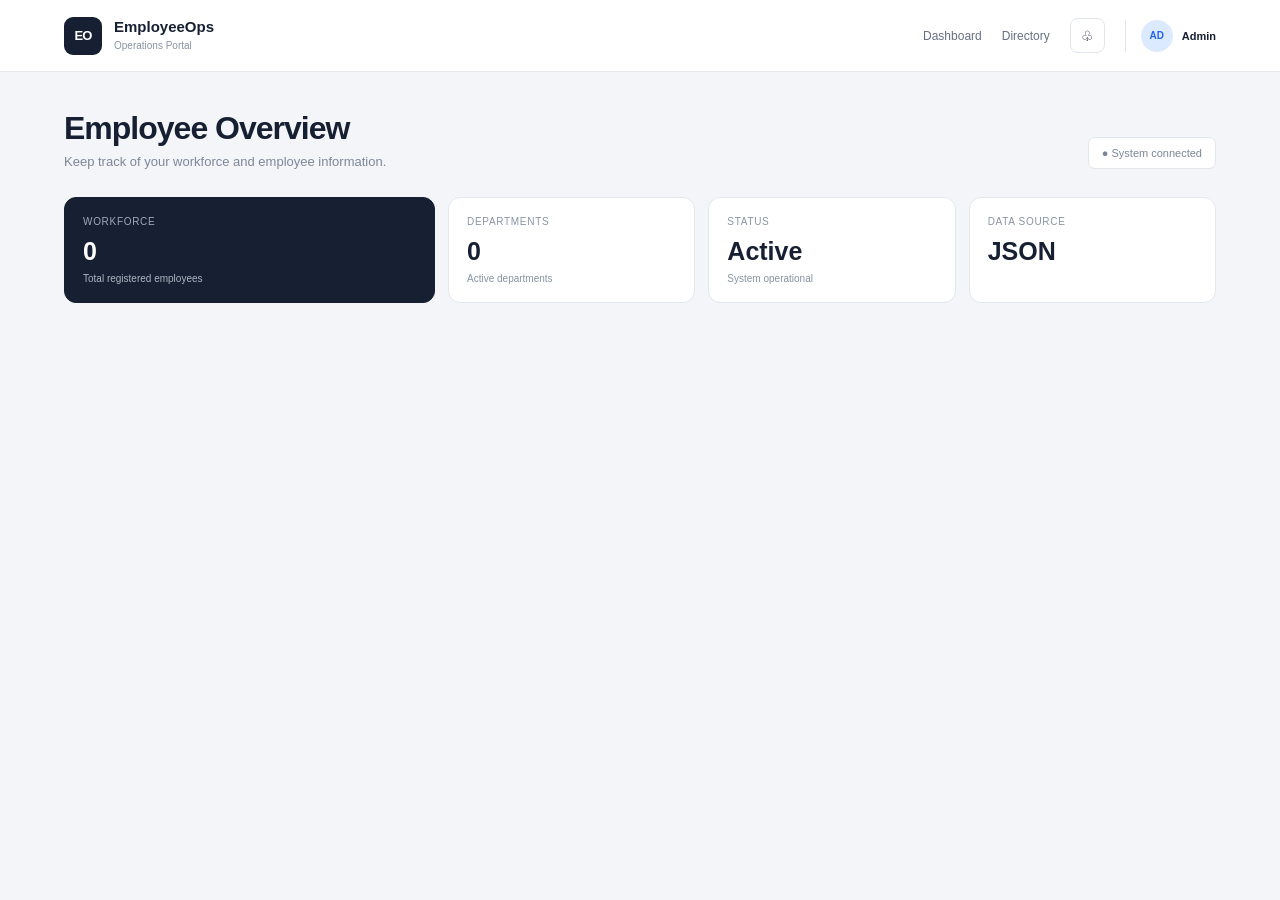
<file: Case_Study_1/index.html>
<!DOCTYPE html>
<html lang="en">

<head>
    <meta charset="UTF-8">
    <meta name="viewport" content="width=device-width, initial-scale=1.0">

    <title>Employee Operations Portal</title>

    <style>

        * {
            margin: 0;
            padding: 0;
            box-sizing: border-box;
        }

        body {
            font-family: Inter, "Segoe UI", Arial, sans-serif;
            background: #f3f5f8;
            color: #172033;
        }

        /* =========================
           TOP NAVIGATION
        ========================= */

        .topbar {
            height: 72px;
            background: #ffffff;
            border-bottom: 1px solid #e5e9ef;
            display: flex;
            align-items: center;
            justify-content: space-between;
            padding: 0 5%;
            position: sticky;
            top: 0;
            z-index: 20;
        }

        .brand {
            display: flex;
            align-items: center;
            gap: 12px;
        }

        .brand-mark {
            width: 38px;
            height: 38px;
            background: #172033;
            color: #ffffff;
            border-radius: 9px;
            display: flex;
            align-items: center;
            justify-content: center;
            font-weight: 800;
            font-size: 13px;
            letter-spacing: -1px;
        }

        .brand-text strong {
            display: block;
            font-size: 15px;
            color: #172033;
        }

        .brand-text span {
            font-size: 10px;
            color: #8993a4;
        }

        .top-actions {
            display: flex;
            align-items: center;
            gap: 20px;
        }

        .top-link {
            color: #657084;
            font-size: 12px;
            text-decoration: none;
        }

        .top-link:hover {
            color: #172033;
        }

        .notification {
            width: 35px;
            height: 35px;
            border: 1px solid #e1e6ed;
            border-radius: 8px;
            display: flex;
            align-items: center;
            justify-content: center;
            font-size: 14px;
            background: #ffffff;
        }

        .user {
            display: flex;
            align-items: center;
            gap: 9px;
            padding-left: 15px;
            border-left: 1px solid #e4e8ee;
        }

        .user-avatar {
            width: 32px;
            height: 32px;
            border-radius: 50%;
            background: #dbeafe;
            color: #2563eb;
            display: flex;
            align-items: center;
            justify-content: center;
            font-size: 10px;
            font-weight: 700;
        }

        .user-name {
            font-size: 11px;
            font-weight: 700;
        }

        /* =========================
           PAGE
        ========================= */

        .page {
            width: 90%;
            max-width: 1350px;
            margin: 0 auto;
            padding: 38px 0 30px;
        }

        .intro {
            display: flex;
            justify-content: space-between;
            align-items: flex-end;
            margin-bottom: 28px;
        }

        .intro h1 {
            font-size: 32px;
            letter-spacing: -1px;
            color: #172033;
            margin-bottom: 7px;
        }

        .intro p {
            color: #7c8799;
            font-size: 13px;
        }

        .intro-date {
            font-size: 11px;
            color: #7b8697;
            background: white;
            border: 1px solid #e2e7ed;
            padding: 9px 13px;
            border-radius: 7px;
        }

        /* =========================
           OVERVIEW
        ========================= */

        .overview {
            display: grid;
            grid-template-columns: 1.5fr 1fr 1fr 1fr;
            gap: 13px;
            margin-bottom: 24px;
        }

        .overview-card {
            background: white;
            border: 1px solid #e3e8ee;
            border-radius: 12px;
            padding: 18px;
            min-height: 105px;
        }

        .overview-card:first-child {
            background: #172033;
            color: white;
            border-color: #172033;
        }

        .overview-label {
            font-size: 10px;
            text-transform: uppercase;
            letter-spacing: .7px;
            color: #8994a6;
            margin-bottom: 10px;
        }

        .overview-card:first-child .overview-label {
            color: #9fa9b9;
        }

        .overview-value {
            font-size: 25px;
            font-weight: 750;
        }

        .overview-note {
            margin-top: 7px;
            font-size: 10px;
            color: #8792a4;
        }

        .overview-card:first-child .overview-note {
            color: #aeb6c3;
        }

        /* =========================
           MAIN WORKSPACE
        ========================= */

        .workspace {
            display: grid;
            grid-template-columns: 285px 1fr;
            gap: 18px;
            align-items: start;
        }

        .panel {
            background: #ffffff;
            border: 1px solid #e2e7ed;
            border-radius: 13px;
        }

        /* =========================
           FORM PANEL
        ========================= */

        .form-panel {
            padding: 21px;
        }

        .panel-head {
            padding-bottom: 17px;
            border-bottom: 1px solid #edf0f4;
            margin-bottom: 18px;
        }

        .panel-head h2 {
            font-size: 15px;
            margin-bottom: 5px;
        }

        .panel-head p {
            color: #8993a3;
            font-size: 10px;
            line-height: 1.5;
        }

        .field {
            margin-bottom: 14px;
        }

        .field label {
            display: block;
            font-size: 10px;
            font-weight: 700;
            color: #5c687a;
            margin-bottom: 6px;
        }

        .field input {
            width: 100%;
            height: 39px;
            border: 1px solid #dfe5ec;
            border-radius: 7px;
            padding: 0 11px;
            background: #fafbfd;
            outline: none;
            color: #172033;
            font-size: 11px;
            transition: .2s;
        }

        .field input:focus {
            background: #ffffff;
            border-color: #64748b;
            box-shadow: 0 0 0 3px rgba(100, 116, 139, .08);
        }

        .field input::placeholder {
            color: #aeb6c2;
        }

        .submit {
            width: 100%;
            height: 40px;
            border: none;
            border-radius: 7px;
            background: #172033;
            color: white;
            font-size: 11px;
            font-weight: 700;
            cursor: pointer;
            margin-top: 4px;
            transition: .2s;
        }

        .submit:hover {
            background: #26344b;
            transform: translateY(-1px);
        }

        #employeeOutput {
            display: none;
            margin-top: 14px;
            background: #f6f8fa;
            border-radius: 7px;
            padding: 10px;
            border: 1px solid #e6eaf0;
        }

        .output-title {
            font-size: 9px;
            font-weight: 700;
            color: #687487;
            margin-bottom: 5px;
        }

        #jsonText {
            font-family: Consolas, monospace;
            font-size: 8px;
            color: #697587;
            word-break: break-all;
            line-height: 1.5;
        }

        /* =========================
           DIRECTORY
        ========================= */

        .directory {
            padding: 21px;
            min-width: 0;
        }

        .directory-head {
            display: flex;
            justify-content: space-between;
            align-items: center;
            gap: 15px;
            margin-bottom: 18px;
        }

        .directory-title h2 {
            font-size: 15px;
            margin-bottom: 4px;
        }

        .directory-title p {
            color: #8993a3;
            font-size: 10px;
        }

        .tools {
            display: flex;
            gap: 8px;
        }

        .search {
            width: 175px;
            height: 36px;
            border: 1px solid #dfe5ec;
            background: #fafbfd;
            border-radius: 7px;
            padding: 0 10px;
            font-size: 10px;
            outline: none;
        }

        .search:focus {
            border-color: #9aa5b5;
        }

        .load {
            height: 36px;
            padding: 0 13px;
            border: none;
            border-radius: 7px;
            background: #2563eb;
            color: white;
            font-size: 10px;
            font-weight: 700;
            cursor: pointer;
        }

        .load:hover {
            background: #1d4ed8;
        }

        /* =========================
           EMPLOYEE ROWS
        ========================= */

        .employee-list {
            border: 1px solid #e7ebf0;
            border-radius: 9px;
            overflow: hidden;
        }

        .list-header {
            display: grid;
            grid-template-columns: .8fr 1.6fr 1fr 1fr .7fr;
            background: #f7f8fa;
            padding: 11px 14px;
            border-bottom: 1px solid #e7ebf0;
            color: #8792a3;
            font-size: 9px;
            text-transform: uppercase;
            font-weight: 700;
            letter-spacing: .5px;
        }

        .employee-row {
            display: grid;
            grid-template-columns: .8fr 1.6fr 1fr 1fr .7fr;
            padding: 15px 14px;
            align-items: center;
            border-bottom: 1px solid #edf0f3;
            transition: .18s;
        }

        .employee-row:last-child {
            border-bottom: none;
        }

        .employee-row:hover {
            background: #fafbfd;
        }

        .emp-id {
            font-size: 10px;
            color: #2563eb;
            font-weight: 700;
        }

        .emp-name {
            display: flex;
            align-items: center;
            gap: 9px;
        }

        .mini-avatar {
            width: 30px;
            height: 30px;
            border-radius: 7px;
            background: #eef2f7;
            color: #4b5563;
            display: flex;
            align-items: center;
            justify-content: center;
            font-size: 9px;
            font-weight: 800;
        }

        .name-text strong {
            display: block;
            font-size: 11px;
            color: #263144;
        }

        .name-text span {
            display: block;
            font-size: 9px;
            color: #9aa3b1;
            margin-top: 2px;
        }

        .dept {
            font-size: 10px;
            color: #526074;
        }

        .salary {
            font-size: 10px;
            font-weight: 700;
            color: #16805c;
        }

        .active {
            display: inline-flex;
            align-items: center;
            gap: 5px;
            color: #16805c;
            font-size: 9px;
            font-weight: 600;
        }

        .active-dot {
            width: 6px;
            height: 6px;
            border-radius: 50%;
            background: #22c55e;
        }

        .empty {
            text-align: center;
            padding: 55px 20px;
            color: #9aa3b1;
            font-size: 11px;
        }

        .empty strong {
            color: #2563eb;
        }

        /* =========================
           JSON INFO
        ========================= */

        .info-bar {
            display: flex;
            justify-content: space-between;
            margin-top: 12px;
            padding: 10px 12px;
            background: #fafbfd;
            border: 1px solid #e8ecf1;
            border-radius: 7px;
            color: #8b95a5;
            font-size: 9px;
        }

        /* =========================
           FOOTER
        ========================= */

        footer {
            text-align: center;
            color: #9aa3b1;
            font-size: 9px;
            padding-top: 22px;
        }

        /* =========================
           RESPONSIVE
        ========================= */

        @media (max-width: 1000px) {

            .overview {
                grid-template-columns: repeat(2, 1fr);
            }

            .overview-card:first-child {
                grid-column: span 2;
            }

            .workspace {
                grid-template-columns: 1fr;
            }

        }

        @media (max-width: 700px) {

            .topbar {
                padding: 0 18px;
            }

            .top-link,
            .notification,
            .user-name {
                display: none;
            }

            .page {
                width: 94%;
                padding-top: 25px;
            }

            .intro {
                align-items: flex-start;
            }

            .intro h1 {
                font-size: 25px;
            }

            .intro-date {
                display: none;
            }

            .overview {
                grid-template-columns: 1fr;
            }

            .overview-card:first-child {
                grid-column: span 1;
            }

            .directory-head {
                flex-direction: column;
                align-items: stretch;
            }

            .tools {
                width: 100%;
            }

            .search {
                flex: 1;
            }

            .employee-list {
                overflow-x: auto;
            }

            .list-header,
            .employee-row {
                min-width: 650px;
            }

        }

    </style>
</head>


<body>


<!-- =========================
     TOP NAVIGATION
========================= -->

<header class="topbar">

    <div class="brand">

        <div class="brand-mark">
            EO
        </div>

        <div class="brand-text">
            <strong>EmployeeOps</strong>
            <span>Operations Portal</span>
        </div>

    </div>


    <div class="top-actions">

        <a href="#" class="top-link">
            Dashboard
        </a>

        <a href="#" class="top-link">
            Directory
        </a>

        <div class="notification">
            ♧
        </div>

        <div class="user">

            <div class="user-avatar">
                AD
            </div>

            <div class="user-name">
                Admin
            </div>

        </div>

    </div>

</header>



<!-- =========================
     MAIN PAGE
========================= -->

<main class="page">


    <section class="intro">

        <div>

            <h1>Employee Overview</h1>

            <p>
                Keep track of your workforce and employee information.
            </p>

        </div>

        <div class="intro-date">
            ● System connected
        </div>

    </section>



    <!-- =========================
         OVERVIEW CARDS
    ========================= -->

    <section class="overview">


        <div class="overview-card">

            <div class="overview-label">
                Workforce
            </div>

            <div class="overview-value" id="totalEmployees">
                0
            </div>

            <div class="overview-note">
                Total registered employees
            </div>

        </div>


        <div class="overview-card">

            <div class="overview-label">
                Departments
            </div>

            <div class="overview-value" id="totalDepartments">
                0
            </div>

            <div class="overview-note">
                Active departments
            </div>

        </div>


        <div class="overview-card">

            <div class="overview-label">
                Status
            </div>

            <div class="overview-value">
                Active
            </div>

            <div class="overview-note">
                System operational
            </div>

        </div>


        <div class="overview-card">

            <div class="overview-label">
                Data Source
            </div>

            <div class="overview-value">
                JSON
            </div>

            <div class="overview-note">
</file>
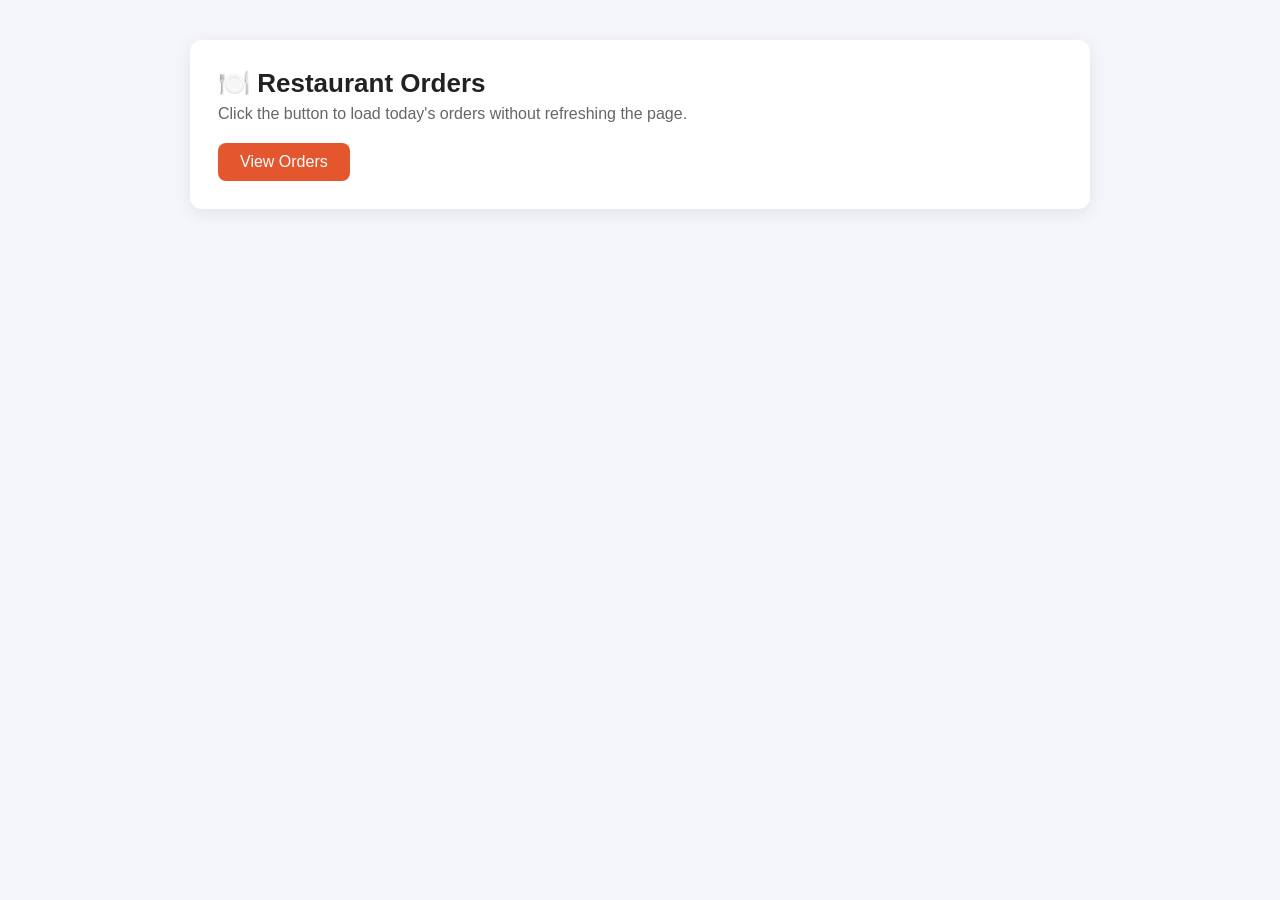
<file: Case_Study_2/index.html>
<!DOCTYPE html>
<html lang="en">
<head>
  <meta charset="UTF-8">
  <meta name="viewport" content="width=device-width, initial-scale=1.0">
  <title>Restaurant Orders</title>
 
  <!-- 1. jQuery via CDN -->
  <script src="https://code.jquery.com/jquery-3.7.1.min.js"></script>
 
  <style>
    * { box-sizing: border-box; }
    body {
      font-family: "Segoe UI", Arial, sans-serif;
      background: #f4f6fb;
      margin: 0;
      padding: 40px 16px;
      color: #222;
    }
    .container {
      max-width: 900px;
      margin: 0 auto;
      background: #fff;
      padding: 28px;
      border-radius: 12px;
      box-shadow: 0 4px 18px rgba(0,0,0,.08);
    }
    h1 { margin: 0 0 6px; font-size: 26px; }
    p.sub { margin: 0 0 20px; color: #666; }
    button {
      background: #e4572e;
      color: #fff;
      border: 0;
      padding: 10px 22px;
      font-size: 16px;
      border-radius: 8px;
      cursor: pointer;
      transition: background .2s;
    }
    button:hover { background: #c8431f; }
    button:disabled { background: #aaa; cursor: wait; }
 
    table {
      width: 100%;
      border-collapse: collapse;
      margin-top: 22px;
    }
    th, td { padding: 12px 10px; text-align: left; border-bottom: 1px solid #eee; }
    th { background: #2d3142; color: #fff; }
    tr:hover td { background: #fafafa; }
    td.num, th.num { text-align: right; }
 
    .badge {
      padding: 4px 10px;
      border-radius: 12px;
      font-size: 13px;
      font-weight: 600;
    }
    .Preparing { background: #fff1d6; color: #a86a00; }
    .Ready     { background: #d9ecff; color: #0b5cad; }
    .Delivered { background: #dcf5e1; color: #1e7a34; }
 
    #summary { margin-top: 18px; font-size: 16px; line-height: 1.8; }
    #summary strong { color: #2d3142; }
 
    #message {
      display: none;
      margin-top: 20px;
      padding: 12px 16px;
      border-radius: 8px;
      background: #fde4e4;
      color: #a31515;
      border-left: 4px solid #a31515;
    }
  </style>
</head>
<body>
  <div class="container">
    <h1>🍽️ Restaurant Orders</h1>
    <p class="sub">Click the button to load today's orders without refreshing the page.</p>
 
    <button id="viewOrders">View Orders</button>
 
    <div id="message"></div>
 
    <table id="ordersTable" style="display:none;">
      <thead>
        <tr>
          <th>Order ID</th>
          <th>Customer Name</th>
          <th>Food Item</th>
          <th class="num">Quantity</th>
          <th class="num">Total Amount (₹)</th>
          <th>Status</th>
        </tr>
      </thead>
      <tbody></tbody>
    </table>
 
    <div id="summary" style="display:none;">
      <div>Total number of orders: <strong id="totalOrders">0</strong></div>
      <div>Total sales amount: <strong id="totalSales">₹0.00</strong></div>
    </div>
  </div>
 
  <script>
    $(document).ready(function () {
 
      $("#viewOrders").on("click", function () {
        var $btn = $(this);
        var $tbody = $("#ordersTable tbody");
 
        $btn.prop("disabled", true).text("Loading...");
        $("#message").hide();
 
        // 2. Retrieve data using $.getJSON()
        $.getJSON("orders.json")
          .done(function (data) {
 
            // 5. Clear old rows first so clicking again never creates duplicates
            $tbody.empty();
 
            var totalSales = 0;
 
            // 4. Process every JSON record with $.each()
            $.each(data, function (index, order) {
              var row = $("<tr>")
                .append($("<td>").text(order.orderId))
                .append($("<td>").text(order.customerName))
                .append($("<td>").text(order.foodItem))
                .append($("<td class='num'>").text(order.quantity))
                .append($("<td class='num'>").text(Number(order.totalAmount).toFixed(2)))
                .append($("<td>").append(
                  $("<span class='badge'>").addClass(order.status).text(order.status)
                ));
 
              // 3. Display dynamically in the HTML table
              $tbody.append(row);
              totalSales += Number(order.totalAmount);
            });
 
            // 6 & 7. Total orders and total sales below the table
            $("#totalOrders").text(data.length);
            $("#totalSales").text("₹" + totalSales.toFixed(2));
 
            $("#ordersTable, #summary").show();
          })
          .fail(function () {
            // 8. Error message if orders.json cannot be loaded
            $("#ordersTable, #summary").hide();
            $tbody.empty();
            $("#message")
              .text("⚠️ Sorry, orders.json could not be loaded. Please check the file and try again.")
              .show();
          })
          .always(function () {
            $btn.prop("disabled", false).text("View Orders");
          });
      });
 
    });
  </script>
</body>
</html>
</file>
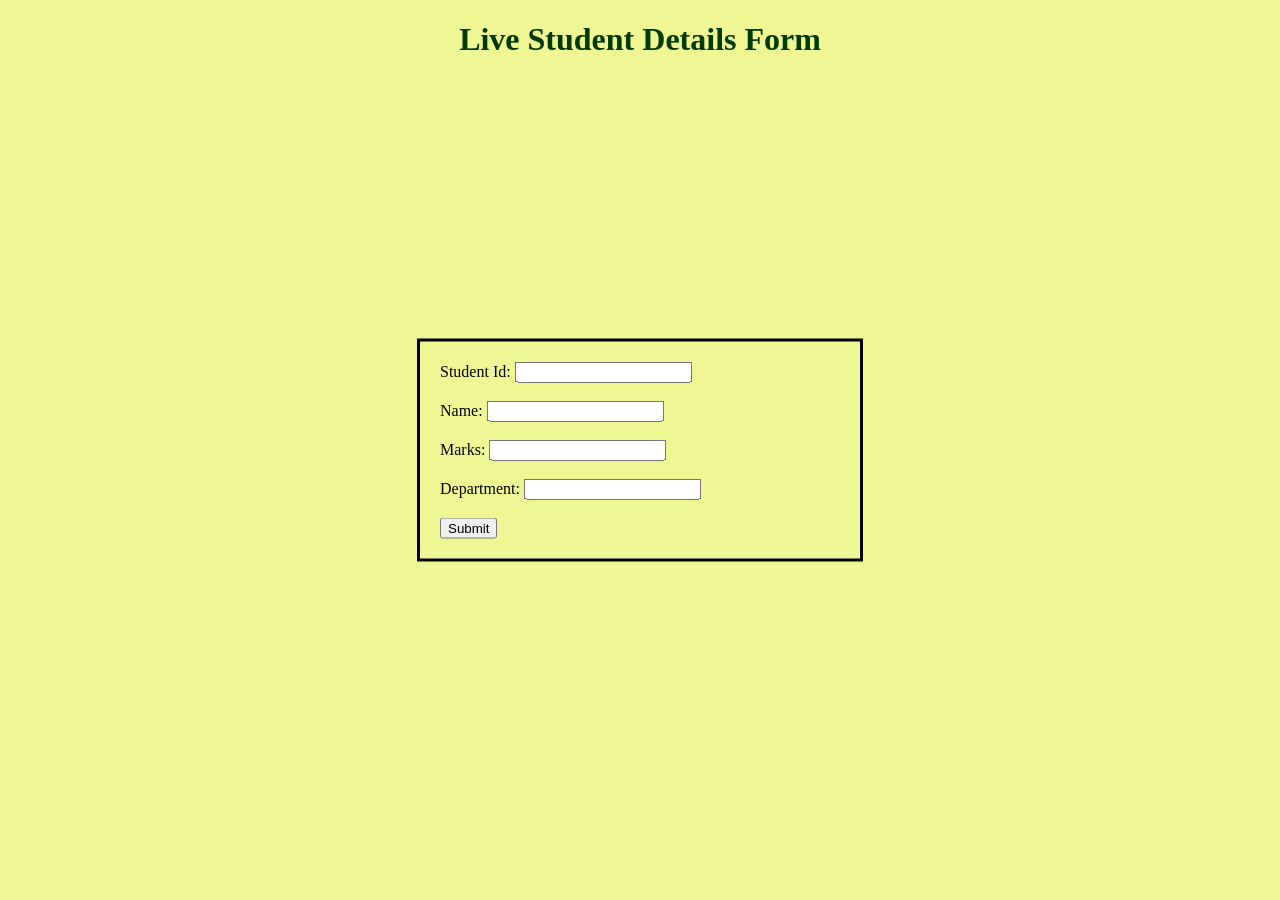
<file: Pract_10/index.html>
<!DOCTYPE html>
<html lang="en">

<head>
    <meta charset="UTF-8">
    <meta name="viewport" content="width=device-width, initial-scale=1.0">
    <title>Document</title>
    <link rel="stylesheet" href="style.css">
</head>

<body>
    <h1>Live Student Details Form</h1>
    <div class="container">
        <form action="">
            <label for="">Student Id:</label>
            <input type="number" id="stId">
            <br>
            <br>
            <label for="">Name:</label>
            <input type="text" id="name">
            <br>
            <br>
            <label for="">Marks:</label>
            <input type="number" id="marks">
            <br>
            <br>
            <label for="">Department:</label>
            <input type="text" id="department">
            <br>
            <br>
            <button id="btn">Submit</button>
        </form>
    </div>
    <script src="script.js"></script>
</body>

</html>
</file>
<file: Pract_10/style.css>
h1 {
    text-align: center;
    color: rgb(3, 58, 3);
    font-family: Cambria, Cochin, Georgia, Times, 'Times New Roman', serif;

}

body {
    background-color: rgb(238, 247, 147);
}

.container {
    padding-left: 20px;
    padding-right: 20px;
    padding-top: 20px;
    padding-bottom: 20px;
    border: 3px solid black;
    height: auto;
    width: 400px;
    position: absolute;
    left: 50%;
    top: 50%;
    transform: translate(-50%, -50%);
}
</file>
